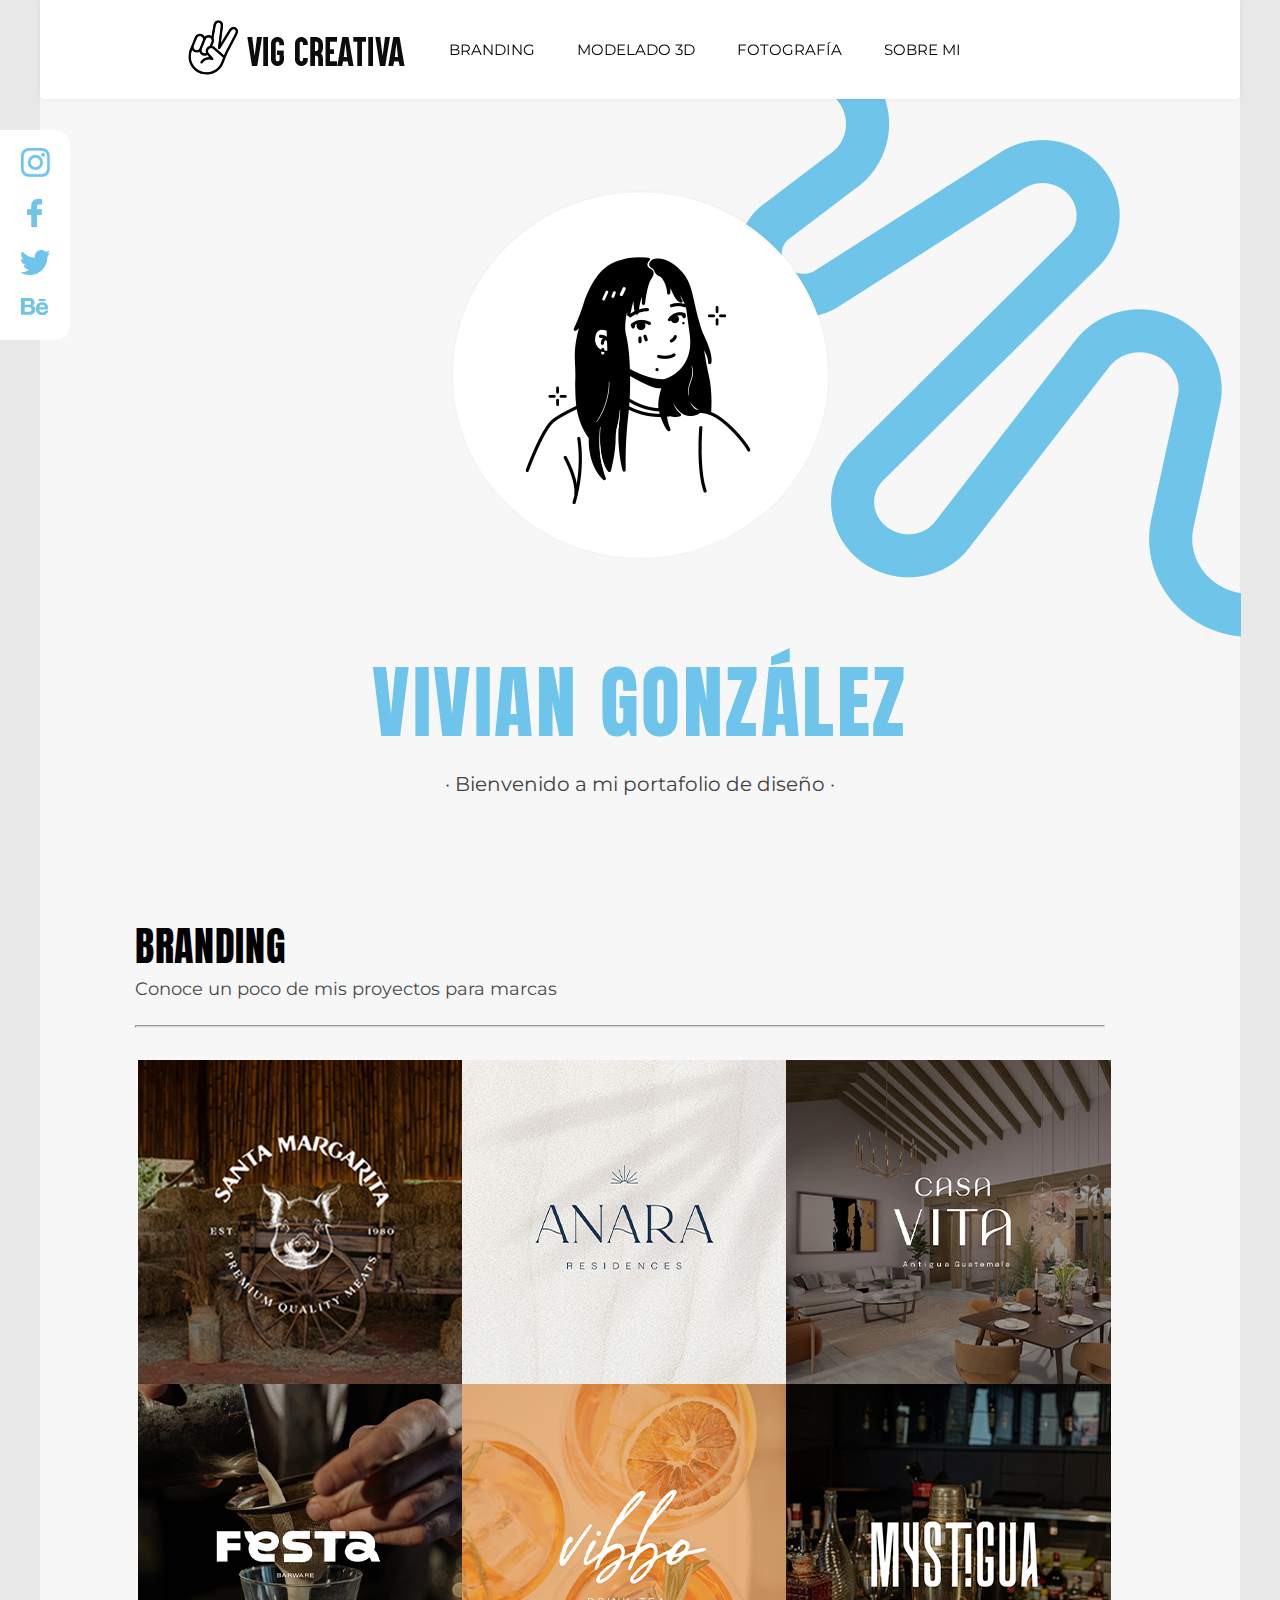
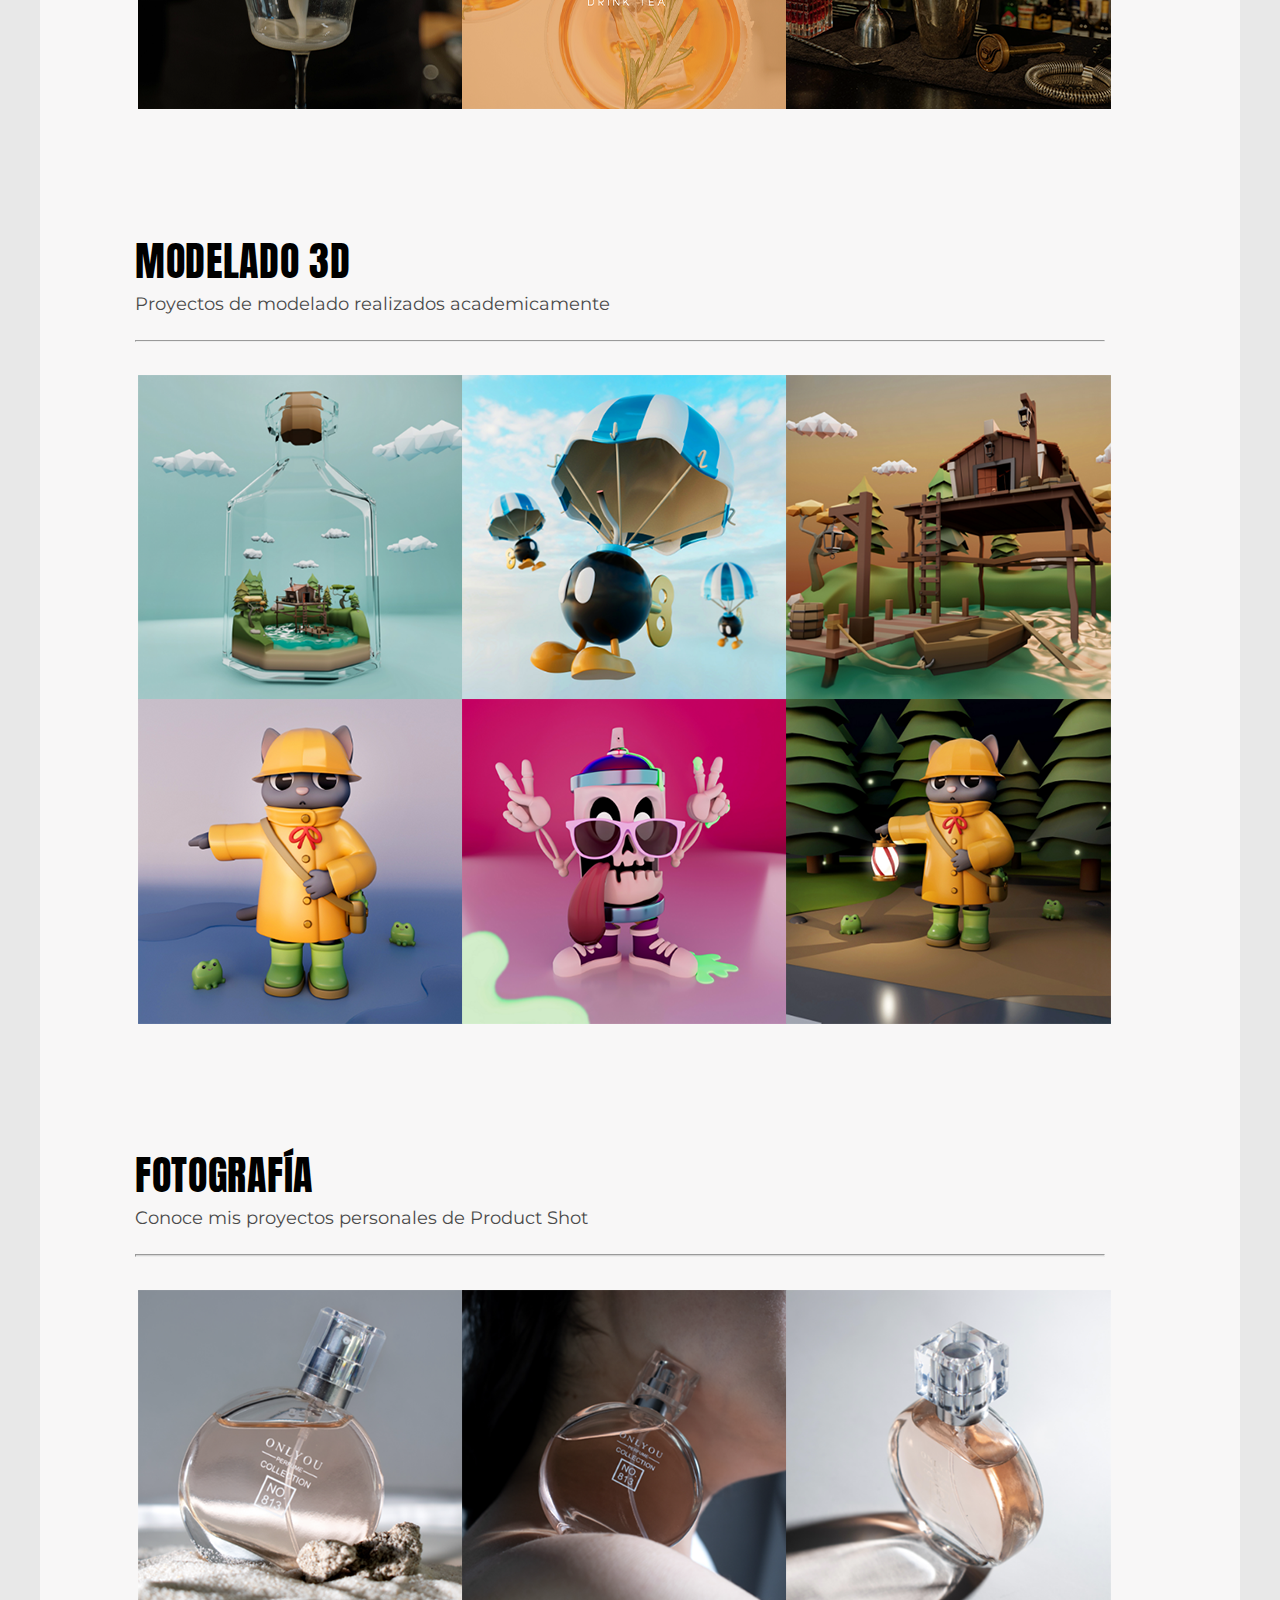
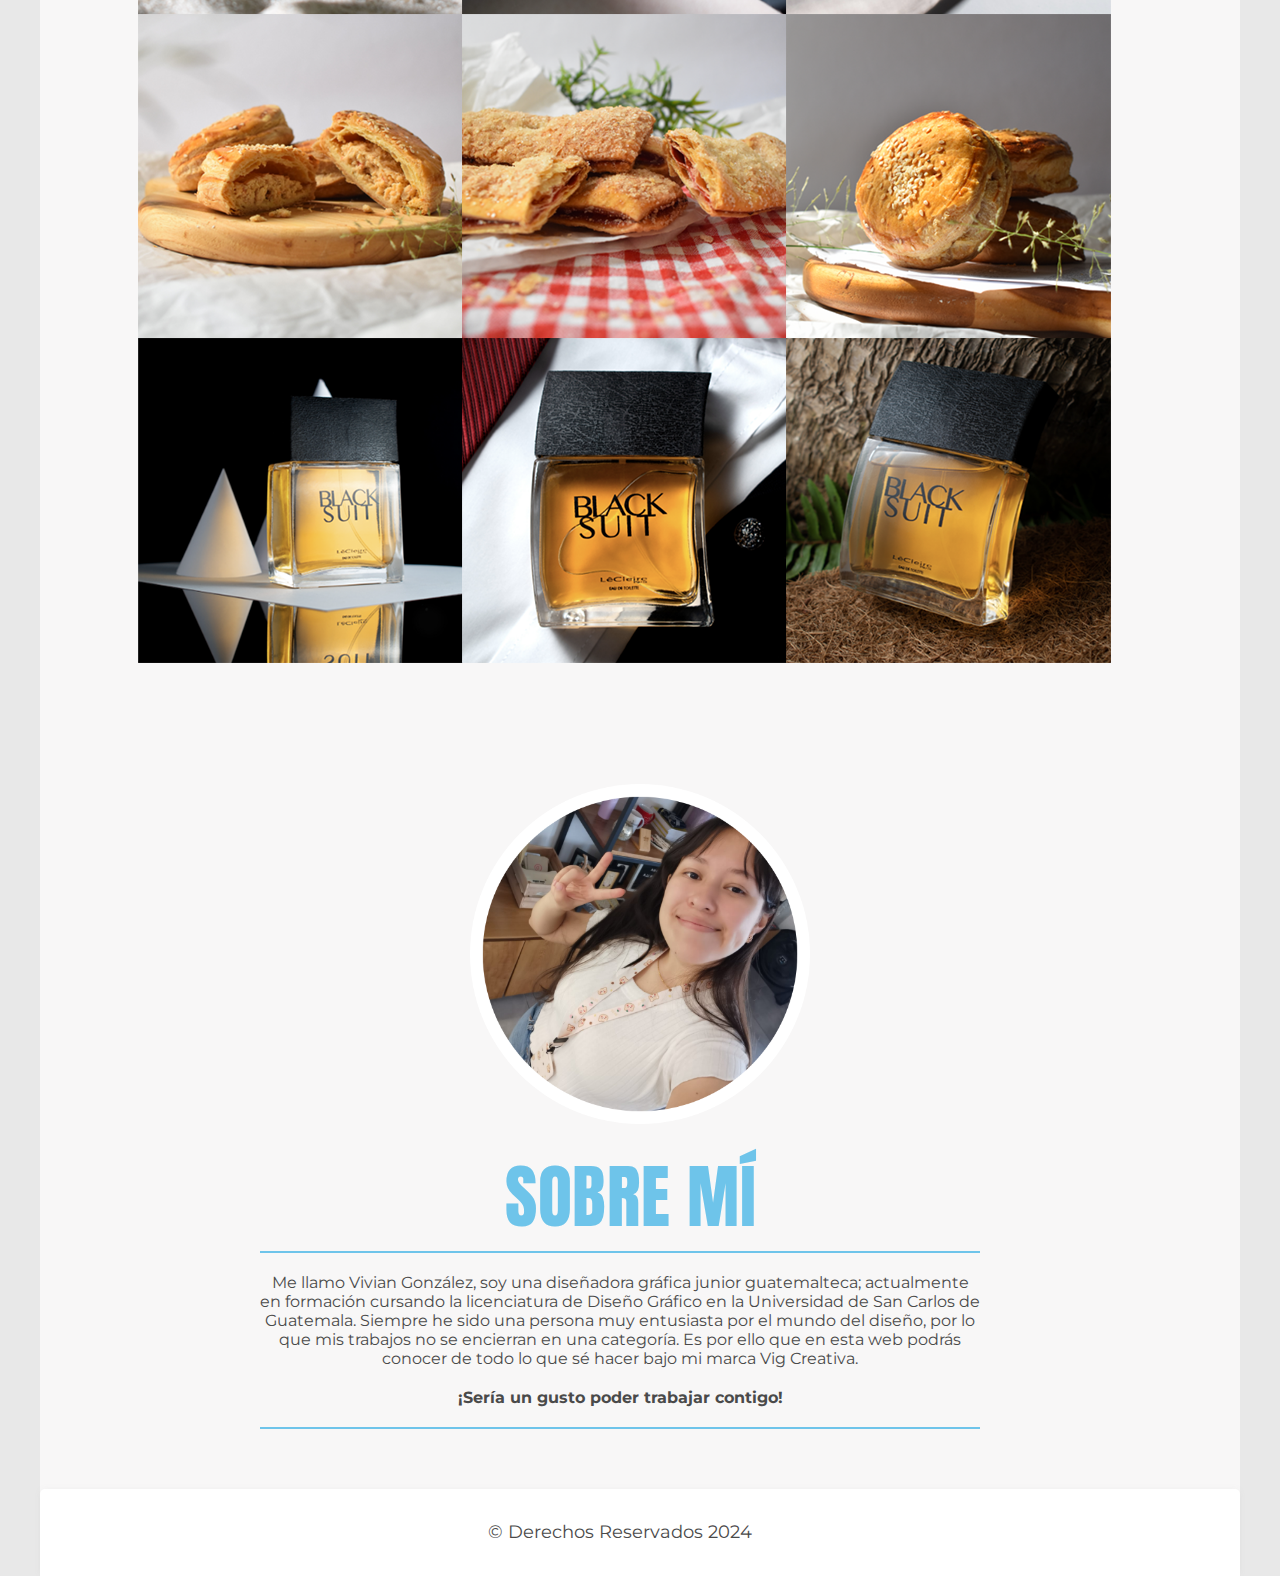
<file: index.html>
<!DOCTYPE html>
<html lang="es">
<head>
    <meta charset="UTF-8">
    <meta name="viewport" content="width=!, initial-scale=1.0">
    <title>Portafolio Vig Creativa</title>
    <link rel="icon" href="imagenes/favicon.png">
    <link rel="stylesheet" href="css/estilos.css">
    <link rel="preconnect" href="https://fonts.googleapis.com">
<link rel="preconnect" href="https://fonts.gstatic.com" crossorigin>
<link href="https://fonts.googleapis.com/css2?family=Anton&family=Montserrat:ital,wght@0,100..900;1,100..900&display=swap" rel="stylesheet">
</head>
<!--Ejercicio Final de estilos CSS, TD7 diseñado por Vivian Gonzalez 202002390 sección A-->
<body>
    <div class="contenedor">
        <div class="redes">
            <ul>
                <li><a href="https://www.instagram.com/vig.creativa?utm_source=ig_web_button_share_sheet&igsh=ZDNlZDc0MzIxNw=="><img src="imagenes/Icon_Instagram.png" alt="logo instagram"></a></li>
                <li><a href="https://www.facebook.com/profile.php?id=100009921097357"><img src="imagenes/Icon_Facebook.png" alt="logo facebook"></a></li>
                <li><a href="https://x.com/Vigiv_"><img src="imagenes/Icon_Twitter.png" alt="logo twitter"></a></li>
                <li><a href="https://www.behance.net/viviangonzle2"><img src="imagenes/Icon_Behance.png" alt="logo behance"></a></li>
            </ul>
        </div>
        <div id="cabecera"></div>
        <header>
            <nav>
                <table class="menu">
                    <tr>
                        <td class="botonmenu"><a href="#cabecera"> <img src="imagenes/Boton Home.png" alt="logo web"> </a></td>
                        <td class="botonmenu"><a href="#branding"> BRANDING </a></td>
                        <td class="botonmenu"><a href="#modelado"> MODELADO 3D </a></td>
                        <td class="botonmenu"><a href="#fotos"> FOTOGRAFÍA </a></td>
                        <td class="botonmenu"><a href="#sobremi"> SOBRE MI </a></td>
                    </tr>
                </table>
            </nav>
        </header>
        <aside>
            <img class="logo" src="imagenes/Foto_01.png" alt="Ilustracion de marca">
            <h1>VIVIAN GONZÁLEZ</h1>
            <h3>· Bienvenido a mi portafolio de diseño ·</h3>
        </aside>
        <div id="branding"></div>
        <main>
            <section>
                <article>
                    <h2>BRANDING</h2>
                    <p>Conoce un poco de mis proyectos para marcas</p>
                    <hr>
                    <div class="galeria">
                        <a href="render01.html" class="imagenes"><img src="imagenes/Branding_01.png" alt="imagen marca granja" class="proyectos"></a>
                        <a href="render02.html" class="imagenes"><img src="imagenes/Branding_02.png" alt="imagen marca residencial" class="proyectos"></a>
                        <a href="render03.html" class="imagenes"><img src="imagenes/Branding_03.png" alt="imagen marca casa" class="proyectos"></a>
                        <a href="render04.html" class="imagenes"><img src="imagenes/Branding_04.png" alt="imagen marca barware" class="proyectos"></a>
                        <a href="render05.html" class="imagenes"><img src="imagenes/Branding_05.png" alt="imagen marca producto" class="proyectos"></a>
                        <a href="render06.html" class="imagenes"><img src="imagenes/Branding_06.png" alt="imagen marca barware" class="proyectos"></a>
                    </div>
                </article>
                <div id="modelado"></div>
                <article>
                    <h2>MODELADO 3D</h2>
                    <p>Proyectos de modelado realizados academicamente</p>
                    <hr>
                    <div class="galeria">
                        <a href="#" class="imagenes"><img src="imagenes/3D_01.png" alt="imagen modelado frasco" class="proyectos"></a>
                        <a href="#" class="imagenes"><img src="imagenes/3D_02.png" alt="imagen modelado bomba" class="proyectos"></a>
                        <a href="#" class="imagenes"><img src="imagenes/3D_03.png" alt="imagen modelado cabaña" class="proyectos"></a>
                        <a href="#" class="imagenes"><img src="imagenes/3D_04.png" alt="imagen modelado gato 01" class="proyectos"></a>
                        <a href="#" class="imagenes"><img src="imagenes/3D_05.png" alt="imagen modelado lata" class="proyectos"></a>
                        <a href="#" class="imagenes"><img src="imagenes/3D_06.png" alt="imagen modelado gato 02" class="proyectos"></a>
                    </div>
                </article>
                <div id="fotos"></div>
                <article>
                    <h2>FOTOGRAFÍA</h2>
                    <p>Conoce mis proyectos personales de Product Shot</p>
                    <hr>
                    <div class="galeria">
                        <a href="#" class="imagenes"><img src="imagenes/Fotografia_01.png" alt="imagen perfume mujer 01" class="proyectos"></a>
                        <a href="#" class="imagenes"><img src="imagenes/Fotografia_02.png" alt="imagen perfume mujer 02" class="proyectos"></a>
                        <a href="#" class="imagenes"><img src="imagenes/Fotografia_03.png" alt="imagen perfume mujer 03" class="proyectos"></a>
                        <a href="#" class="imagenes"><img src="imagenes/Fotografia_04.png" alt="imagen comida volovan 01" class="proyectos"></a>
                        <a href="#" class="imagenes"><img src="imagenes/Fotografia_05.png" alt="imagen comida palito fresa 02" class="proyectos"></a>
                        <a href="#" class="imagenes"><img src="imagenes/Fotografia_06.png" alt="imagen comida volovan 03" class="proyectos"></a>
                        <a href="#" class="imagenes"><img src="imagenes/Fotografia_07.png" alt="imagen perfume hombre 01" class="proyectos"></a>
                        <a href="#" class="imagenes"><img src="imagenes/Fotografia_08.png" alt="imagen perfume hombre 02" class="proyectos"></a>
                        <a href="#" class="imagenes"><img src="imagenes/Fotografia_09.png" alt="imagen perfume hombre 03" class="proyectos"></a>
                    </div>
                </article>
            </section>
            <div id="sobremi"></div>
            <article class="sobre">
                <img src="imagenes/Foto_02.png" alt="foto mia" class="mifoto">
                <h2 class="sobre">SOBRE MÍ</h2>
                <p class="sobre">Me llamo Vivian González, soy una diseñadora gráfica junior guatemalteca; actualmente en formación cursando la licenciatura de Diseño Gráfico en la Universidad de San Carlos de Guatemala. Siempre he sido una persona muy entusiasta por el mundo del diseño, por lo que mis trabajos no se encierran en una categoría. Es por ello que en esta web podrás conocer de todo lo que sé hacer bajo mi marca Vig Creativa.</p>
                <p class="sobre2">¡Sería un gusto poder trabajar contigo!</p>
            </article>
        </main>
        <footer>
            <p class="derechos">© Derechos Reservados 2024</p>
        </footer>
    </div>
</body>
</html>
</file>
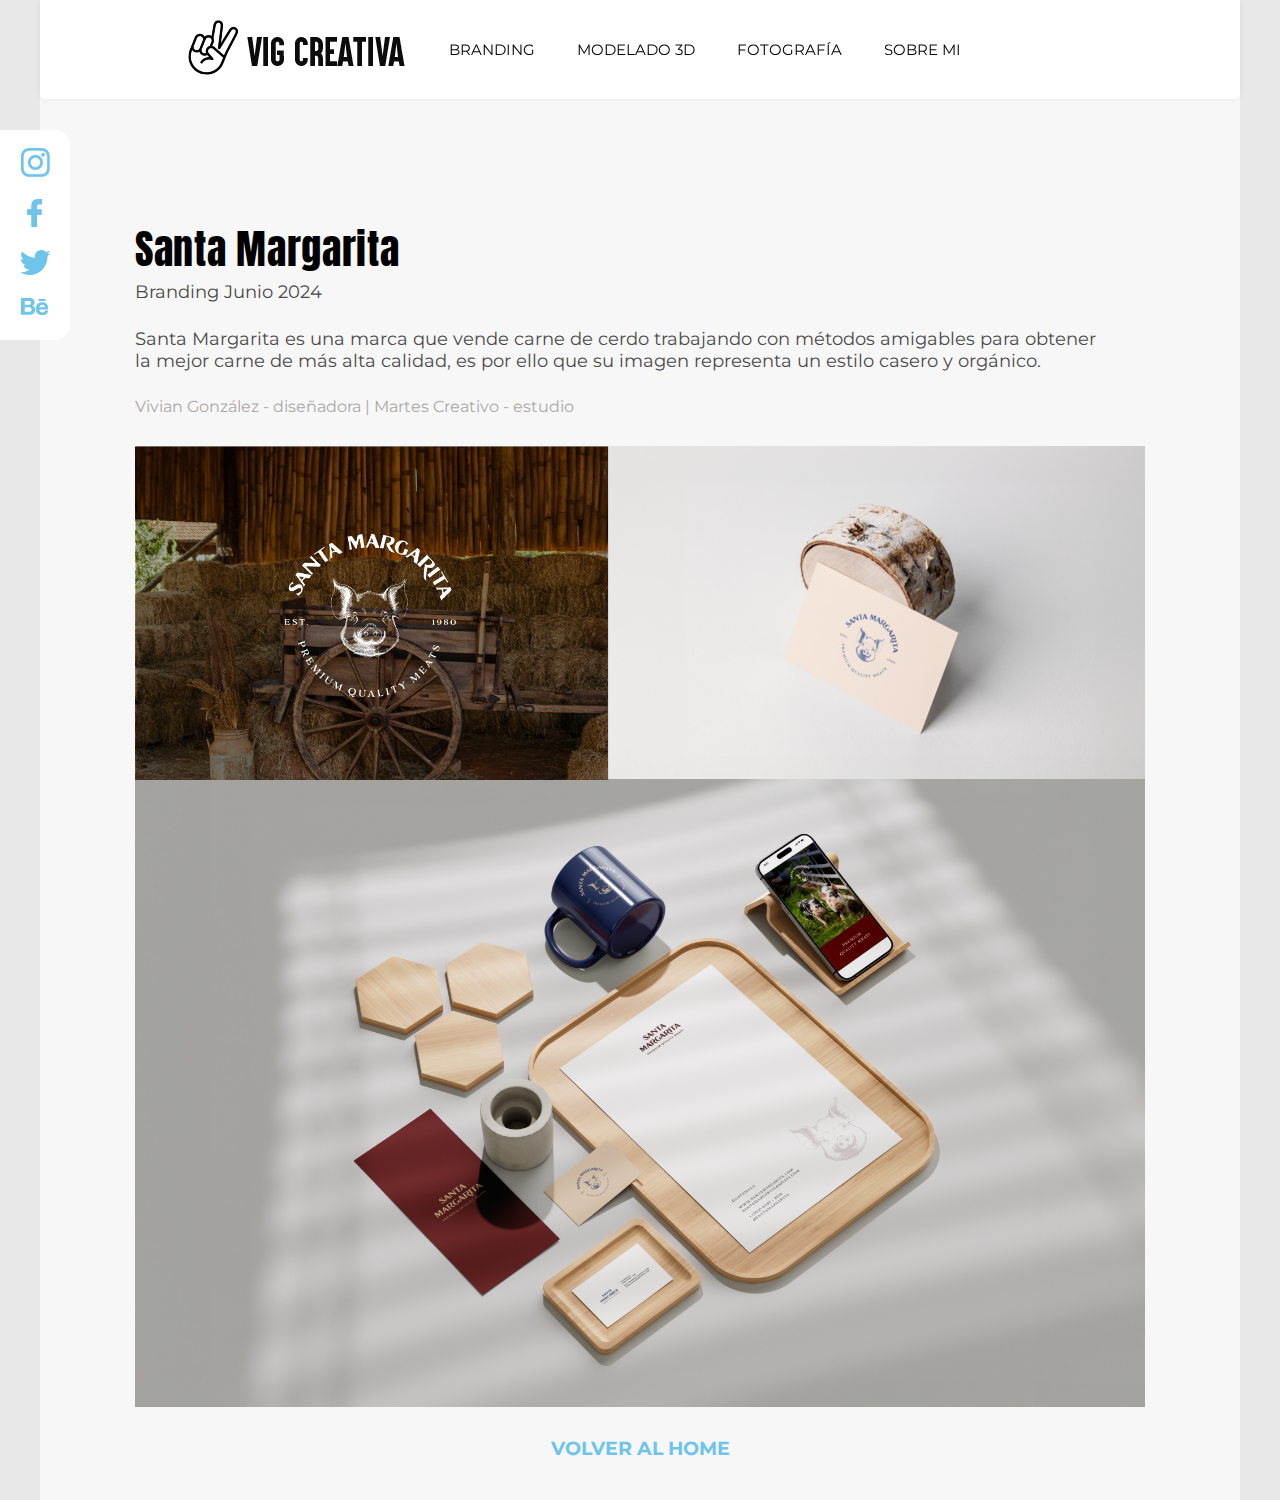
<file: render01.html>
<!DOCTYPE html>
<html lang="es">
<head>
    <meta charset="UTF-8">
    <meta name="viewport" content="width=!, initial-scale=1.0">
    <title>Branding St.M</title>
    <link rel="icon" href="imagenes/favicon.png">
    <link rel="stylesheet" href="css/estilos.css">
    <link rel="preconnect" href="https://fonts.googleapis.com">
<link rel="preconnect" href="https://fonts.gstatic.com" crossorigin>
<link href="https://fonts.googleapis.com/css2?family=Anton&family=Montserrat:ital,wght@0,100..900;1,100..900&display=swap" rel="stylesheet">
</head>
    <!--Ejercicio Final de estilos CSS, TD7 diseñado por Vivian Gonzalez 202002390 sección A-->
<body>
    <div class="contenedor">
        <div class="redes">
            <ul>
                <li><a href="https://www.instagram.com/vig.creativa?utm_source=ig_web_button_share_sheet&igsh=ZDNlZDc0MzIxNw=="><img src="imagenes/Icon_Instagram.png" alt="logo instagram"></a></li>
                <li><a href="https://www.facebook.com/profile.php?id=100009921097357"><img src="imagenes/Icon_Facebook.png" alt="logo facebook"></a></li>
                <li><a href="https://x.com/Vigiv_"><img src="imagenes/Icon_Twitter.png" alt="logo twitter"></a></li>
                <li><a href="https://www.behance.net/viviangonzle2"><img src="imagenes/Icon_Behance.png" alt="logo behance"></a></li>
            </ul>
        </div>
        <header>
            <nav>
                <table class="menu">
                    <tr>
                        <td class="botonmenu"><a href="index.html#cabecera"> <img src="imagenes/Boton Home.png" alt="logo web"> </a></td>
                        <td class="botonmenu"><a href="index.html#branding"> BRANDING </a></td>
                        <td class="botonmenu"><a href="index.html#modelado"> MODELADO 3D </a></td>
                        <td class="botonmenu"><a href="index.html#fotos"> FOTOGRAFÍA </a></td>
                        <td class="botonmenu"><a href="index.html#sobremi"> SOBRE MI </a></td>
                    </tr>
                </table>
            </nav>
        </header>
        <main>
            <h2>Santa Margarita</h2>
                    <p>Branding Junio 2024</p>
                    <p>Santa Margarita es una marca que vende carne de cerdo trabajando con métodos amigables para obtener la mejor carne de más alta calidad, es por ello que su imagen representa un estilo casero y orgánico.</p>
                    <p class="parrafo">Vivian González - diseñadora |  Martes Creativo - estudio</p>
            <img src="imagenes/B_Santa Margarita.png" alt="imagen branding santa margarita" class="branding01">
            <a href="index.html" class="volver">VOLVER AL HOME</a>
        </main>
    </div>
</body>
</html>
</file>
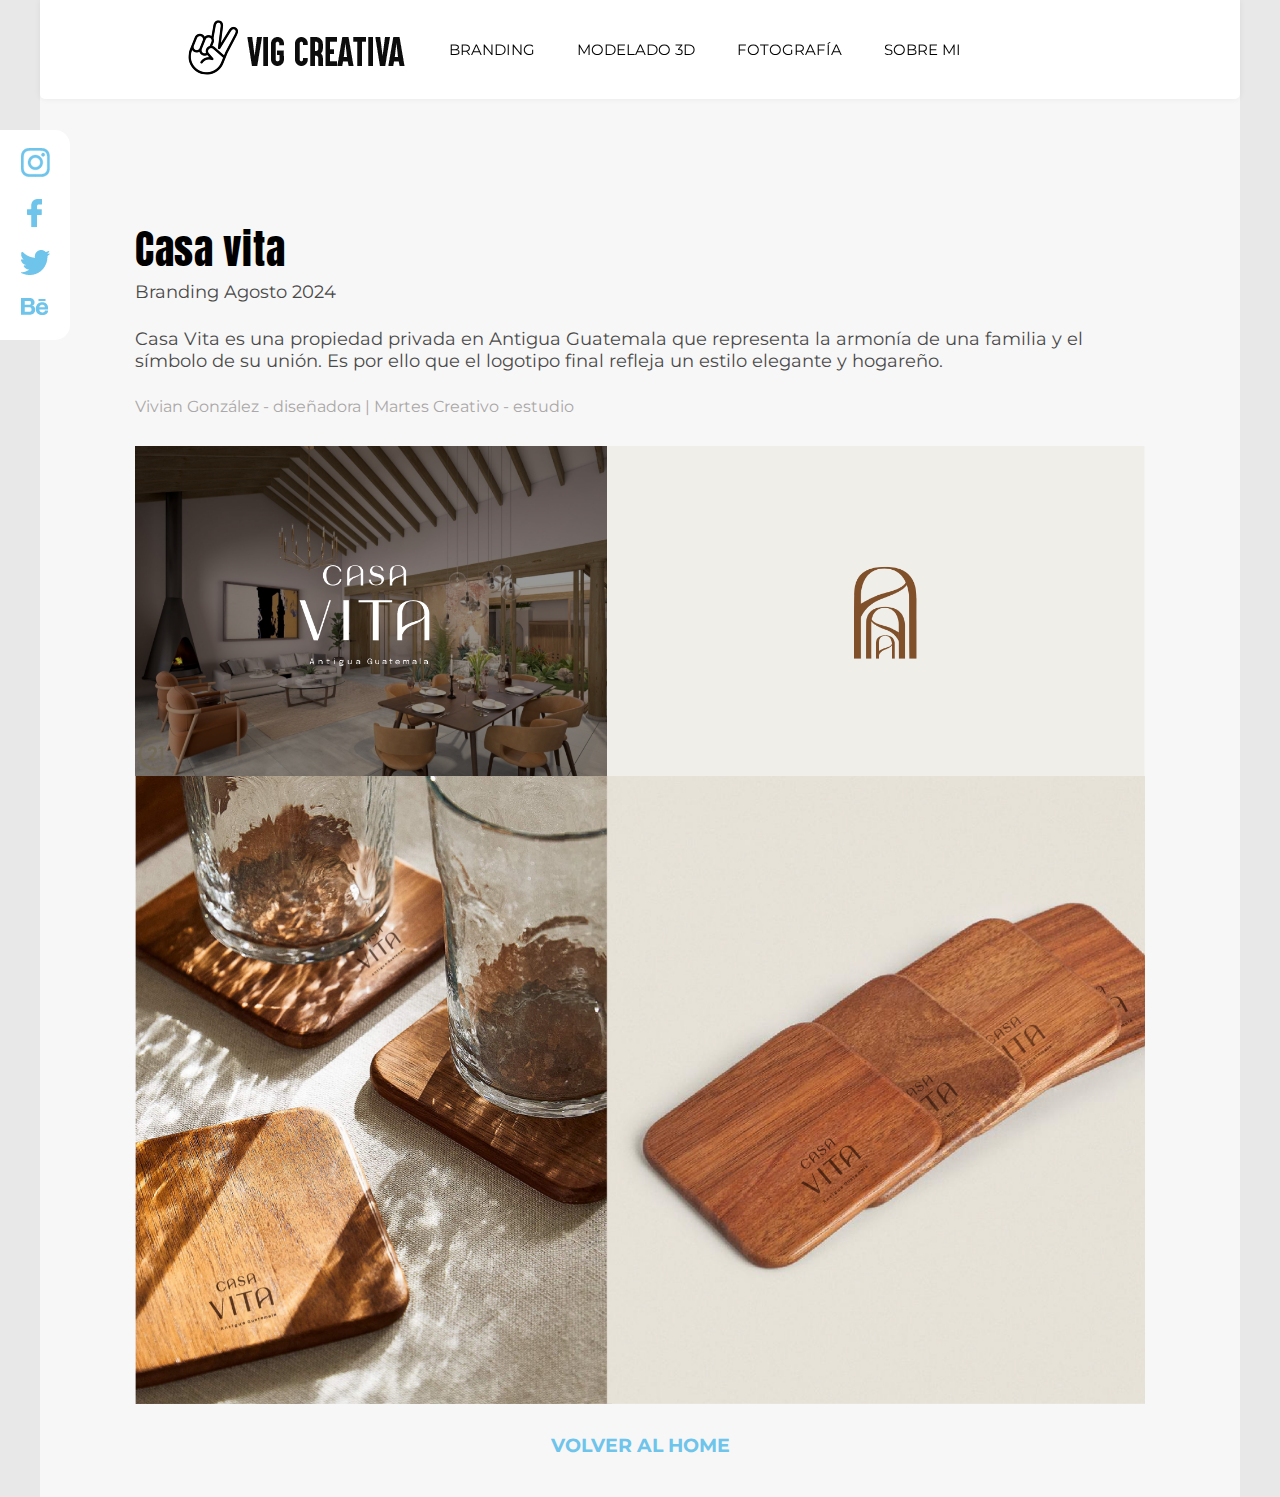
<file: render03.html>
<!DOCTYPE html>
<html lang="es">
<head>
    <meta charset="UTF-8">
    <meta name="viewport" content="width=!, initial-scale=1.0">
    <title>Branding Vita</title>
    <link rel="icon" href="imagenes/favicon.png">
    <link rel="stylesheet" href="css/estilos.css">
    <link rel="preconnect" href="https://fonts.googleapis.com">
<link rel="preconnect" href="https://fonts.gstatic.com" crossorigin>
<link href="https://fonts.googleapis.com/css2?family=Anton&family=Montserrat:ital,wght@0,100..900;1,100..900&display=swap" rel="stylesheet">
</head>
    <!--Ejercicio Final de estilos CSS, TD7 diseñado por Vivian Gonzalez 202002390 sección A-->
<body>
    <div class="contenedor">
        <div class="redes">
            <ul>
                <li><a href="https://www.instagram.com/vig.creativa?utm_source=ig_web_button_share_sheet&igsh=ZDNlZDc0MzIxNw=="><img src="imagenes/Icon_Instagram.png" alt="logo instagram"></a></li>
                <li><a href="https://www.facebook.com/profile.php?id=100009921097357"><img src="imagenes/Icon_Facebook.png" alt="logo facebook"></a></li>
                <li><a href="https://x.com/Vigiv_"><img src="imagenes/Icon_Twitter.png" alt="logo twitter"></a></li>
                <li><a href="https://www.behance.net/viviangonzle2"><img src="imagenes/Icon_Behance.png" alt="logo behance"></a></li>
            </ul>
        </div>
        <header>
            <nav>
                <table class="menu">
                    <tr>
                        <td class="botonmenu"><a href="index.html#cabecera"> <img src="imagenes/Boton Home.png" alt="logo web"> </a></td>
                        <td class="botonmenu"><a href="index.html#branding"> BRANDING </a></td>
                        <td class="botonmenu"><a href="index.html#modelado"> MODELADO 3D </a></td>
                        <td class="botonmenu"><a href="index.html#fotos"> FOTOGRAFÍA </a></td>
                        <td class="botonmenu"><a href="index.html#sobremi"> SOBRE MI </a></td>
                    </tr>
                </table>
            </nav>
        </header>
        <main>
            <h2>Casa vita</h2>
                    <p>Branding Agosto 2024</p>
                    <p>Casa Vita es una propiedad privada en Antigua Guatemala que representa la armonía de una familia y el símbolo de su unión. Es por ello que el logotipo final refleja un estilo elegante y hogareño.</p>
                    <p class="parrafo">Vivian González - diseñadora |  Martes Creativo - estudio</p>
            <img src="imagenes/B_Casa Vita.png" alt="imagen branding casa vita" class="branding01">
            <a href="index.html" class="volver">VOLVER AL HOME</a>
        </main>
    </div>
</body>
</html>
</file>
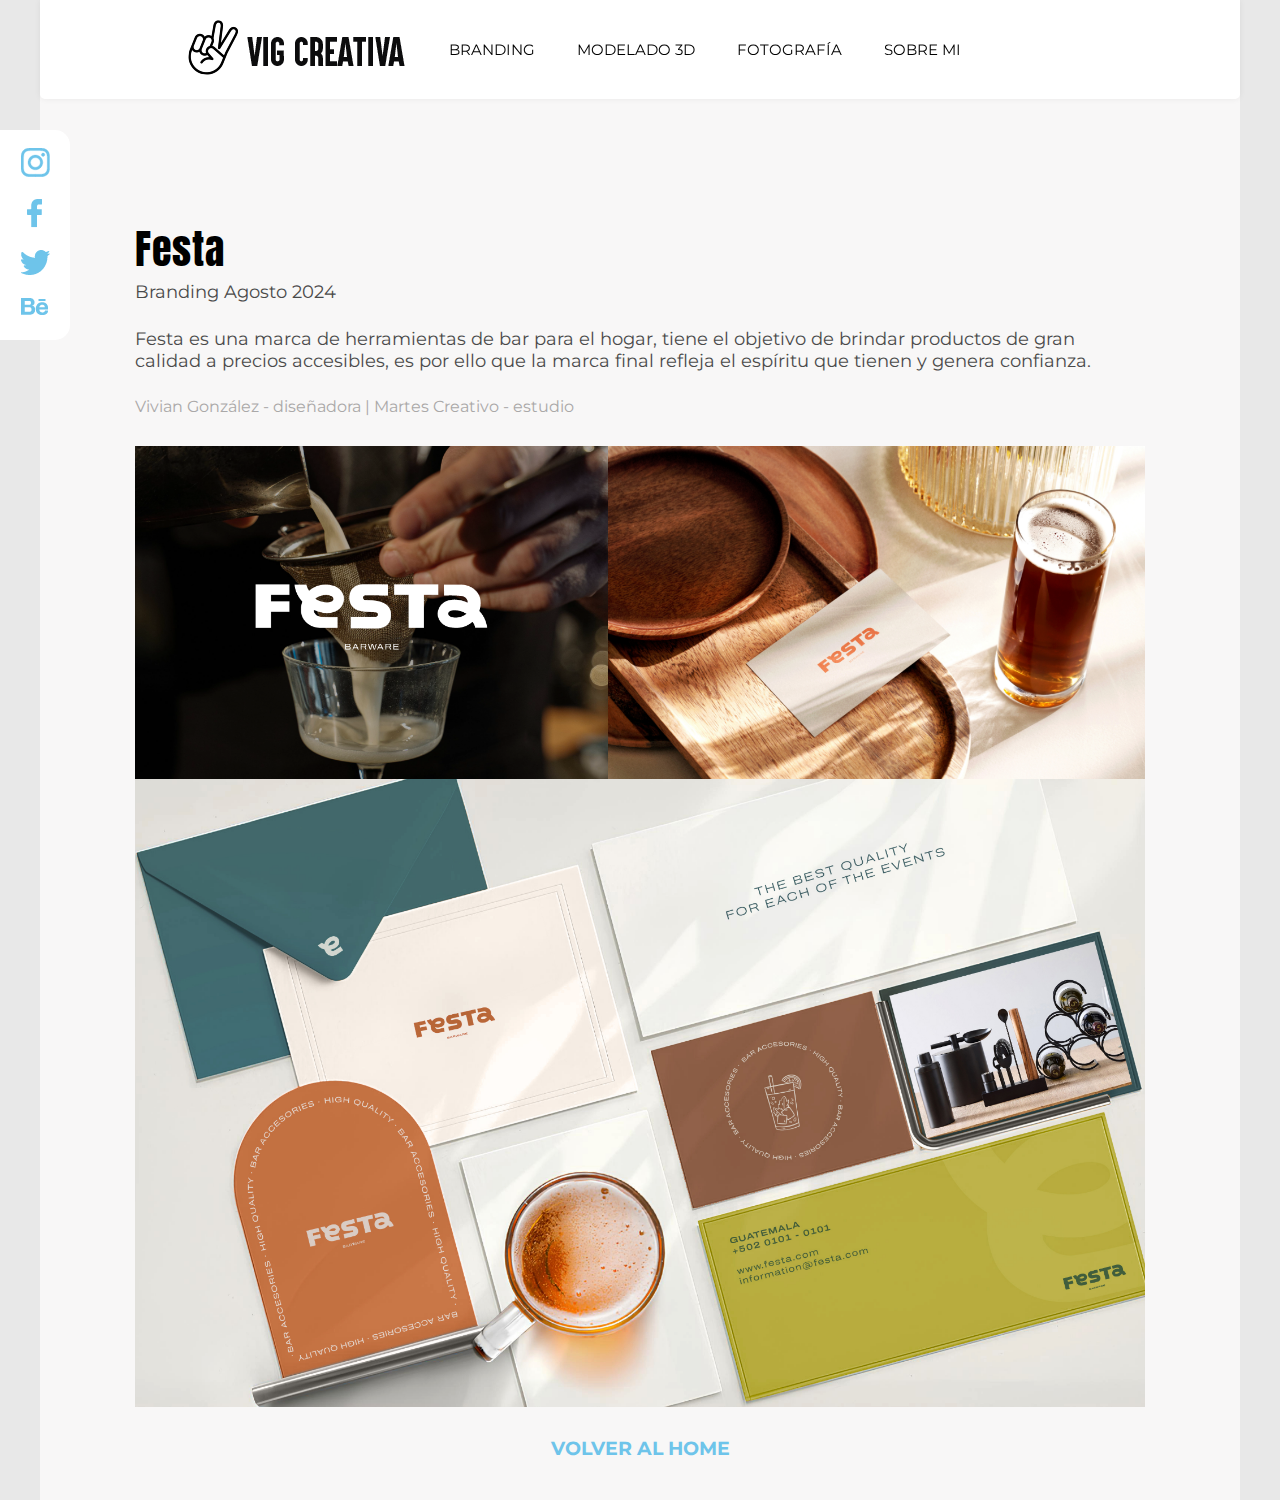
<file: render04.html>
<!DOCTYPE html>
<html lang="es">
<head>
    <meta charset="UTF-8">
    <meta name="viewport" content="width=!, initial-scale=1.0">
    <title>Branding Festa</title>
    <link rel="icon" href="imagenes/favicon.png">
    <link rel="stylesheet" href="css/estilos.css">
    <link rel="preconnect" href="https://fonts.googleapis.com">
<link rel="preconnect" href="https://fonts.gstatic.com" crossorigin>
<link href="https://fonts.googleapis.com/css2?family=Anton&family=Montserrat:ital,wght@0,100..900;1,100..900&display=swap" rel="stylesheet">
</head>
    <!--Ejercicio Final de estilos CSS, TD7 diseñado por Vivian Gonzalez 202002390 sección A-->
<body>
    <div class="contenedor">
        <div class="redes">
            <ul>
                <li><a href="https://www.instagram.com/vig.creativa?utm_source=ig_web_button_share_sheet&igsh=ZDNlZDc0MzIxNw=="><img src="imagenes/Icon_Instagram.png" alt="logo instagram"></a></li>
                <li><a href="https://www.facebook.com/profile.php?id=100009921097357"><img src="imagenes/Icon_Facebook.png" alt="logo facebook"></a></li>
                <li><a href="https://x.com/Vigiv_"><img src="imagenes/Icon_Twitter.png" alt="logo twitter"></a></li>
                <li><a href="https://www.behance.net/viviangonzle2"><img src="imagenes/Icon_Behance.png" alt="logo behance"></a></li>
            </ul>
        </div>
        <header>
            <nav>
                <table class="menu">
                    <tr>
                        <td class="botonmenu"><a href="index.html#cabecera"> <img src="imagenes/Boton Home.png" alt="logo web"> </a></td>
                        <td class="botonmenu"><a href="index.html#branding"> BRANDING </a></td>
                        <td class="botonmenu"><a href="index.html#modelado"> MODELADO 3D </a></td>
                        <td class="botonmenu"><a href="index.html#fotos"> FOTOGRAFÍA </a></td>
                        <td class="botonmenu"><a href="index.html#sobremi"> SOBRE MI </a></td>
                    </tr>
                </table>
            </nav>
        </header>
        <main>
            <h2>Festa</h2>
                    <p>Branding Agosto 2024</p>
                    <p>Festa es una marca de herramientas de bar para el hogar, tiene el objetivo de brindar productos de gran calidad a precios accesibles, es por ello que la marca final refleja el espíritu que tienen y genera confianza.</p>
                    <p class="parrafo">Vivian González - diseñadora |  Martes Creativo - estudio</p>
            <img src="imagenes/B_Festa.png" alt="imagen branding festa" class="branding01">
            <a href="index.html" class="volver">VOLVER AL HOME</a>
        </main>
    </div>
</body>
</html>
</file>
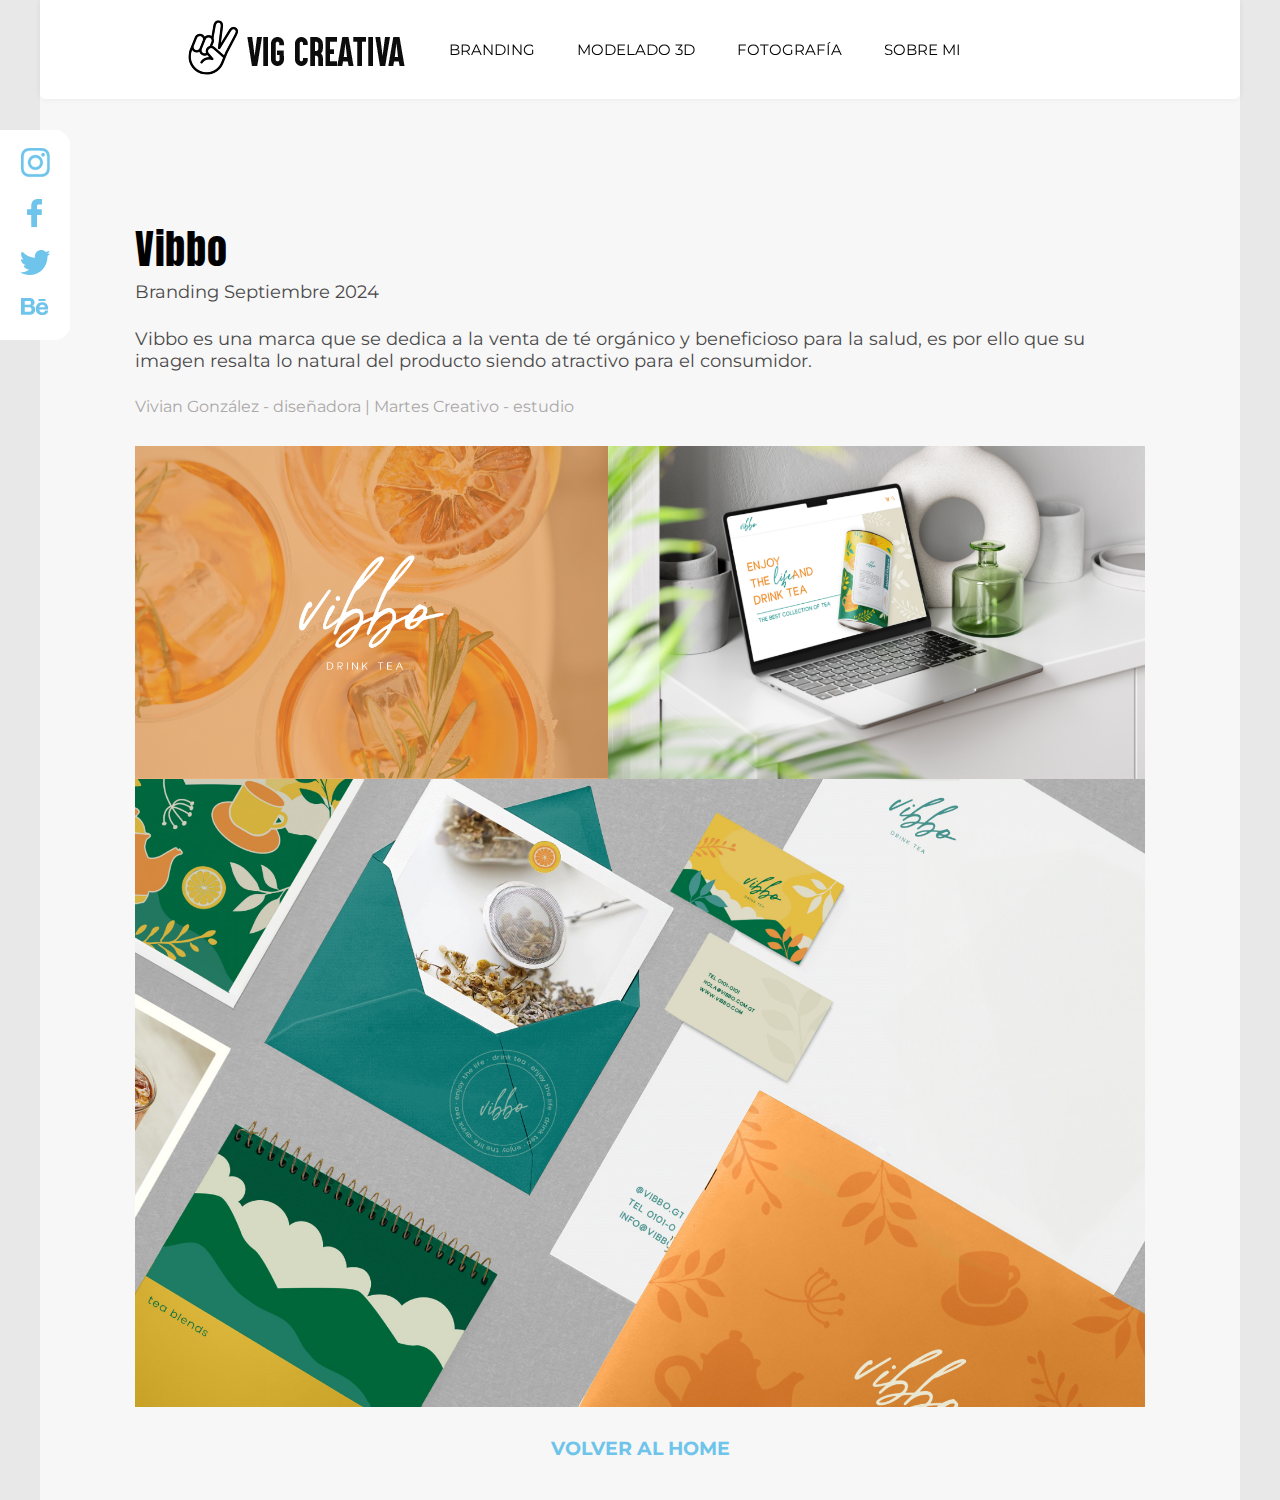
<file: render05.html>
<!DOCTYPE html>
<html lang="es">
<head>
    <meta charset="UTF-8">
    <meta name="viewport" content="width=!, initial-scale=1.0">
    <title>Branding Vibbo</title>
    <link rel="icon" href="imagenes/favicon.png">
    <link rel="stylesheet" href="css/estilos.css">
    <link rel="preconnect" href="https://fonts.googleapis.com">
<link rel="preconnect" href="https://fonts.gstatic.com" crossorigin>
<link href="https://fonts.googleapis.com/css2?family=Anton&family=Montserrat:ital,wght@0,100..900;1,100..900&display=swap" rel="stylesheet">
</head>
    <!--Ejercicio Final de estilos CSS, TD7 diseñado por Vivian Gonzalez 202002390 sección A-->
<body>
    <div class="contenedor">
        <div class="redes">
            <ul>
                <li><a href="https://www.instagram.com/vig.creativa?utm_source=ig_web_button_share_sheet&igsh=ZDNlZDc0MzIxNw=="><img src="imagenes/Icon_Instagram.png" alt="logo instagram"></a></li>
                <li><a href="https://www.facebook.com/profile.php?id=100009921097357"><img src="imagenes/Icon_Facebook.png" alt="logo facebook"></a></li>
                <li><a href="https://x.com/Vigiv_"><img src="imagenes/Icon_Twitter.png" alt="logo twitter"></a></li>
                <li><a href="https://www.behance.net/viviangonzle2"><img src="imagenes/Icon_Behance.png" alt="logo behance"></a></li>
            </ul>
        </div>
        <header>
            <nav>
                <table class="menu">
                    <tr>
                        <td class="botonmenu"><a href="index.html#cabecera"> <img src="imagenes/Boton Home.png" alt="logo web"> </a></td>
                        <td class="botonmenu"><a href="index.html#branding"> BRANDING </a></td>
                        <td class="botonmenu"><a href="index.html#modelado"> MODELADO 3D </a></td>
                        <td class="botonmenu"><a href="index.html#fotos"> FOTOGRAFÍA </a></td>
                        <td class="botonmenu"><a href="index.html#sobremi"> SOBRE MI </a></td>
                    </tr>
                </table>
            </nav>
        </header>
        <main>
            <h2>Vibbo</h2>
                    <p>Branding Septiembre 2024</p>
                    <p>Vibbo es una marca que se dedica a la venta de té orgánico y beneficioso para la salud, es por ello que su imagen resalta lo natural del producto siendo atractivo para el consumidor.</p>
                    <p class="parrafo">Vivian González - diseñadora |  Martes Creativo - estudio</p>
            <img src="imagenes/B_Vibbo.png" alt="imagen branding vibbo" class="branding01">
            <a href="index.html" class="volver">VOLVER AL HOME</a>
        </main>
    </div>
</body>
</html>
</file>
<file: css/estilos.css>
*{
    margin: 0px;
    padding: 0px;
    text-decoration: none;
    font-family: montserrat, sans-serif;
}
html{
    scroll-behavior: smooth;
}
body{
    background-color: #E8E8E8;
}
.contenedor{
    width: 1200px;
    background-color: #f8f7f7;
    margin-left: auto;
    margin-right: auto;
}
/* aquí comienza el header */
header{
    background-color: #FFFFFF;
    box-shadow: 0px 0px 6px #00000010;
    border-radius: 0 0 5px 5px;
    position: sticky;
    top: 0;
    z-index: 5;
}
.menu{
    margin-left: 125px;
    margin-right: 100px;
    padding-top: 16px;
    padding-bottom: 16px;
}
.botonmenu{
    padding-right: 20px;
    padding-left: 20px;

}
a{
    color: black;
    text-align: center;
    font-size: 15px;
    font-family: montserrat, sans-serif;
}
a:hover{
    opacity: 60%;
    transition: 0.3s;
}
.logo{
    display: block;
    margin-left: 397px;
    margin-right:0px;
    padding-bottom: 5px;
}
h1{
    text-align: center;
    font-family: anton, sans-serif;
    font-size: 80px;
    font-weight:lighter;
    letter-spacing: 2.5px;
    color: #6EC4EA;
    padding-bottom: 10px;
}
h3{
    text-align: center;
    font-size: 20px;
    font-weight: normal;
    color: #414141;
}
/* aquí comienza la mera tos, mi main */
h2{
    font-family:anton, sans-serif;
    font-weight: lighter;
    font-size: 40px;
    letter-spacing: 0.7px;
    margin-top: 120px;
    margin-left: 95px;
}
p{
    margin-top: 2px;
    margin-left: 95px;
    margin-right: 135px;
    margin-bottom: 25px;
    font-size: 18px;
    color: #4a4a4a;
}
hr{
    margin-top: 20px;
    margin-left: 95px;
    margin-right: 135px;
    margin-bottom: 35px;
    height: 0.7px;
    background-color: #c1c1c198;
}
.galeria{
    width: 1000px;
    margin-left: auto;
    margin-right: auto;
}
img.proyectos{
    margin: -2.5px;

}
/* aquí edito branding 01 */
p.parrafo{
    font-size: 16px;
    color: #aaa8a8;
}
img.branding01{
    display: block;
    width: 1010px;
    margin-left: auto;
    margin-right: auto;
    margin-top: 30px;
    margin-bottom: 30px;
}
a.volver{
    display: block;
    color: #6EC4EA;
    text-align: center;
    font-size: 19px;
    font-weight: bold;
    padding-bottom: 40px;
}
/* aquí trabajo parte sobre mí */
article.sobre{
    display: block;
    width: 950px;
    margin-left: auto;
    margin-right: auto;
}
img.mifoto{
    display: block;
    width: 340px;
    margin-left: auto;
    margin-right: auto;
    margin-top: 120px;
    margin-bottom: -100px;
}
h2.sobre{
    font-size: 70px;
    color: #6EC4EA;
    margin-left: 340px;
}
p.sobre{
    border-top: 2.5px solid #6EC4EA;
    text-align: center;
    font-size: 16px;
    padding-top: 20px;
    margin-bottom:20px;
}
p.sobre2{
    text-align: center;
    font-weight: bold;
    font-size: 16px;
    font-kerning: 5px;
    padding-bottom: 20px;
    border-bottom: 2.5px solid #6EC4EA;
    margin-bottom: 60px;
}
footer{
    background-color: white;
    text-align: center;
    font-family: montserrat, sans-serif;
    color: #888181;
    padding-top: 30px;
    padding-bottom: 8px;
    box-shadow: 0px 0px 6px #97979710;
    border-radius: 5px 5px 0 0;
}
/* finalmente aquí edito redes */
div.redes{
    width: 70px;
    height: 210px;
    background-color: white;
    position: fixed;
    top: 130px;
    left: 0px;
    border-radius: 0 15px 15px 0;
}
li{
    list-style: none;
    text-align: center;
    margin-top: 8px;
    padding-top: 10px;
}
</file>
